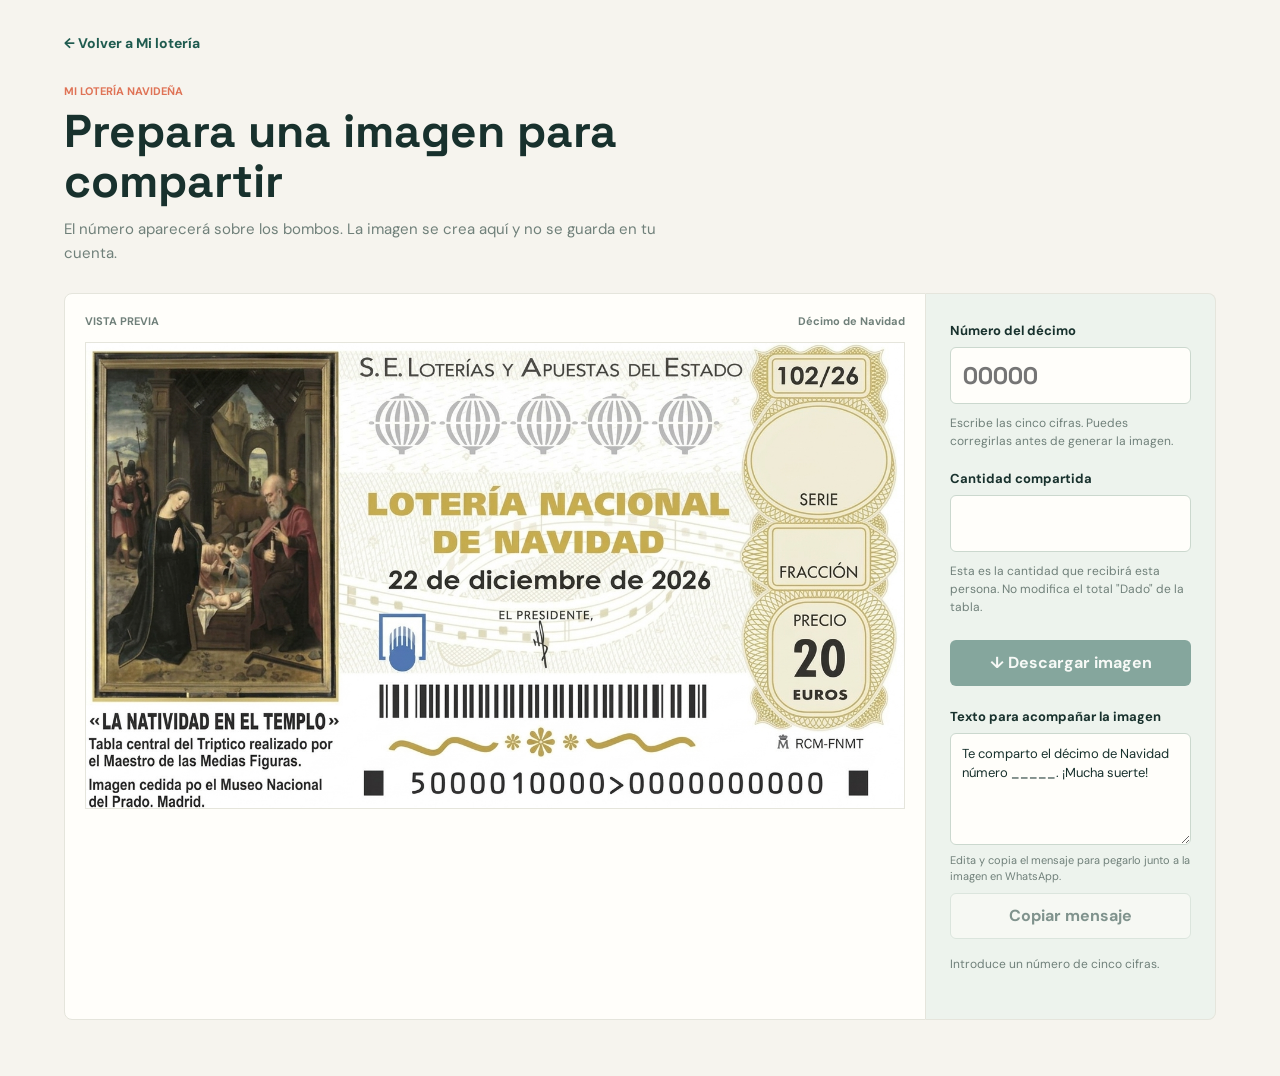
<file: montaje.html>
<!doctype html>
<html lang="es">
<head>
  <meta charset="UTF-8">
  <meta name="viewport" content="width=device-width, initial-scale=1.0">
  <meta name="theme-color" content="#16352f">
  <title>Montar imagen del décimo | Mi lotería Navideña</title>
  <link rel="preconnect" href="https://fonts.googleapis.com">
  <link rel="preconnect" href="https://fonts.gstatic.com" crossorigin>
  <link href="https://fonts.googleapis.com/css2?family=DM+Sans:wght@400;500;600;700&family=Space+Grotesk:wght@500;600;700&display=swap" rel="stylesheet">
  <link rel="stylesheet" href="css/montaje.css">
</head>
<body>
  <main class="montage-shell">
    <a class="back-link" href="index.html">← Volver a Mi lotería</a>
    <header class="montage-header">
      <div>
        <p class="eyebrow">Mi lotería Navideña</p>
        <h1>Prepara una imagen para compartir</h1>
        <p class="intro">El número aparecerá sobre los bombos. La imagen se crea aquí y no se guarda en tu cuenta.</p>
      </div>
    </header>

    <section class="montage-workspace" aria-label="Montaje de imagen del décimo">
      <div class="preview-column">
        <div class="preview-heading"><span>VISTA PREVIA</span><span>Décimo de Navidad</span></div>
        <div class="canvas-frame">
          <canvas id="ticketCanvas" aria-label="Vista previa del décimo con el número elegido">Cargando imagen del décimo...</canvas>
        </div>
      </div>
      <aside class="controls-column">
        <label class="number-field" for="numberInput">Número del décimo
          <input id="numberInput" name="number" type="text" inputmode="numeric" autocomplete="off" maxlength="5" pattern="[0-9]{5}" placeholder="00000" aria-describedby="numberHelp" required>
        </label>
        <p class="field-help" id="numberHelp">Escribe las cinco cifras. Puedes corregirlas antes de generar la imagen.</p>
        <label class="number-field amount-field" for="sharedAmount">Cantidad compartida
          <input id="sharedAmount" name="sharedAmount" type="number" min="0.01" step="0.01" inputmode="decimal" autocomplete="off">
        </label>
        <p class="field-help">Esta es la cantidad que recibirá esta persona. No modifica el total "Dado" de la tabla.</p>
        <div class="montage-actions">
          <button class="primary-button" id="downloadButton" type="button" disabled><span aria-hidden="true">↓</span> Descargar imagen</button>
          <button class="secondary-button" id="shareButton" type="button" hidden disabled><span aria-hidden="true">↗</span> Compartir imagen</button>
        </div>
        <div class="message-editor">
          <label for="shareMessage">Texto para acompañar la imagen</label>
          <textarea id="shareMessage" rows="4" maxlength="500" aria-describedby="shareMessageHelp"></textarea>
          <p class="message-help" id="shareMessageHelp">Edita y copia el mensaje para pegarlo junto a la imagen en WhatsApp.</p>
          <button class="secondary-button" id="copyMessageButton" type="button" disabled>Copiar mensaje</button>
        </div>
        <p class="status-message" id="montageStatus" role="status" aria-live="polite">Introduce un número de cinco cifras.</p>
      </aside>
    </section>
  </main>
  <script type="module" src="js/montaje.js"></script>
</body>
</html>
</file>
<file: css/montaje.css>
:root {
  --ink: #18312d;
  --muted: #70807a;
  --paper: #f6f4ee;
  --surface: #fffefa;
  --line: #e5e5dc;
  --green: #1f5b4f;
  --green-dark: #16352f;
  --mint: #dcefe5;
  --gold: #c39342;
  --coral: #df7356;
}
* { box-sizing: border-box; }
body { min-width: 320px; margin: 0; color: var(--ink); background: var(--paper); font-family: "DM Sans", sans-serif; }
button, input { font: inherit; }
button { cursor: pointer; }
.montage-shell { width: min(1360px, 100%); margin: 0 auto; padding: 32px clamp(20px, 5vw, 68px) 56px; }
.back-link { display: inline-block; margin-bottom: 32px; color: var(--green); font-size: 14px; font-weight: 700; text-decoration: none; }
.back-link:hover, .back-link:focus-visible { color: var(--green-dark); text-decoration: underline; }
.montage-header { margin-bottom: 28px; }
.eyebrow { margin: 0 0 9px; color: var(--coral); font-size: 11px; font-weight: 700; text-transform: uppercase; }
h1 { max-width: 720px; margin: 0; font: 700 clamp(30px, 4vw, 46px)/1.08 "Space Grotesk", sans-serif; }
.intro { max-width: 640px; margin: 12px 0 0; color: var(--muted); font-size: 15px; line-height: 1.55; }
.montage-workspace { display: grid; grid-template-columns: minmax(0, 1fr) 290px; align-items: stretch; }
.preview-column { min-width: 0; padding: 20px; background: var(--surface); border: 1px solid var(--line); border-radius: 8px 0 0 8px; }
.preview-heading { display: flex; justify-content: space-between; gap: 12px; margin-bottom: 14px; color: var(--muted); font-size: 11px; font-weight: 700; }
.canvas-frame { overflow: hidden; background: #e9e8df; border: 1px solid var(--line); }
#ticketCanvas { display: block; width: 100%; height: auto; }
.controls-column { display: flex; flex-direction: column; align-items: stretch; padding: 28px 24px; background: #edf3ed; border: 1px solid var(--line); border-left: 0; border-radius: 0 8px 8px 0; }
.number-field { display: grid; gap: 8px; color: var(--ink); font-size: 13px; font-weight: 700; }
.number-field input { width: 100%; padding: 12px; color: var(--green-dark); background: var(--surface); border: 1px solid #cbd8ce; border-radius: 6px; font: 700 24px "Space Grotesk", sans-serif; font-variant-numeric: tabular-nums; outline: 0; }
.number-field input:focus { border-color: var(--green); box-shadow: 0 0 0 3px rgba(31, 91, 79, .12); }
.field-help { margin: 10px 0 24px; color: var(--muted); font-size: 12px; line-height: 1.5; }
.amount-field { margin-top: -4px; }
.montage-actions { display: grid; gap: 10px; }
.message-editor { display: grid; gap: 8px; margin-top: 22px; }
.message-editor label { color: var(--ink); font-size: 13px; font-weight: 700; }
.message-editor textarea { width: 100%; min-height: 112px; padding: 10px 11px; color: var(--ink); background: var(--surface); border: 1px solid #cbd8ce; border-radius: 6px; font: 400 13px/1.5 "DM Sans", sans-serif; resize: vertical; }
.message-editor textarea:focus { border-color: var(--green); outline: 0; box-shadow: 0 0 0 3px rgba(31, 91, 79, .12); }
.message-help { margin: 0; color: var(--muted); font-size: 11px; line-height: 1.45; }
.message-editor .secondary-button { width: 100%; }
.primary-button, .secondary-button { min-height: 46px; padding: 11px 14px; border: 1px solid transparent; border-radius: 6px; font-weight: 700; }
.primary-button { color: white; background: var(--green); }
.primary-button:hover:not(:disabled) { background: var(--green-dark); }
.secondary-button { color: var(--green-dark); background: var(--surface); border-color: #cbd8ce; }
.secondary-button:hover:not(:disabled) { background: var(--mint); }
button:disabled { cursor: not-allowed; opacity: .5; }
.status-message { min-height: 36px; margin: 16px 0 0; color: var(--muted); font-size: 12px; line-height: 1.5; }
[hidden] { display: none !important; }
@media (max-width: 900px) {
  .montage-shell { padding-top: 24px; }
  .montage-workspace { grid-template-columns: minmax(0, 1fr); }
  .preview-column { border-radius: 8px 8px 0 0; }
  .controls-column { border-left: 1px solid var(--line); border-top: 0; border-radius: 0 0 8px 8px; }
}
@media (max-width: 520px) {
  .montage-shell { padding: 20px 14px 36px; }
  .back-link { margin-bottom: 24px; }
  .preview-column { padding: 12px; }
  .controls-column { padding: 20px 16px; }
  .preview-heading { font-size: 10px; }
}
</file>
